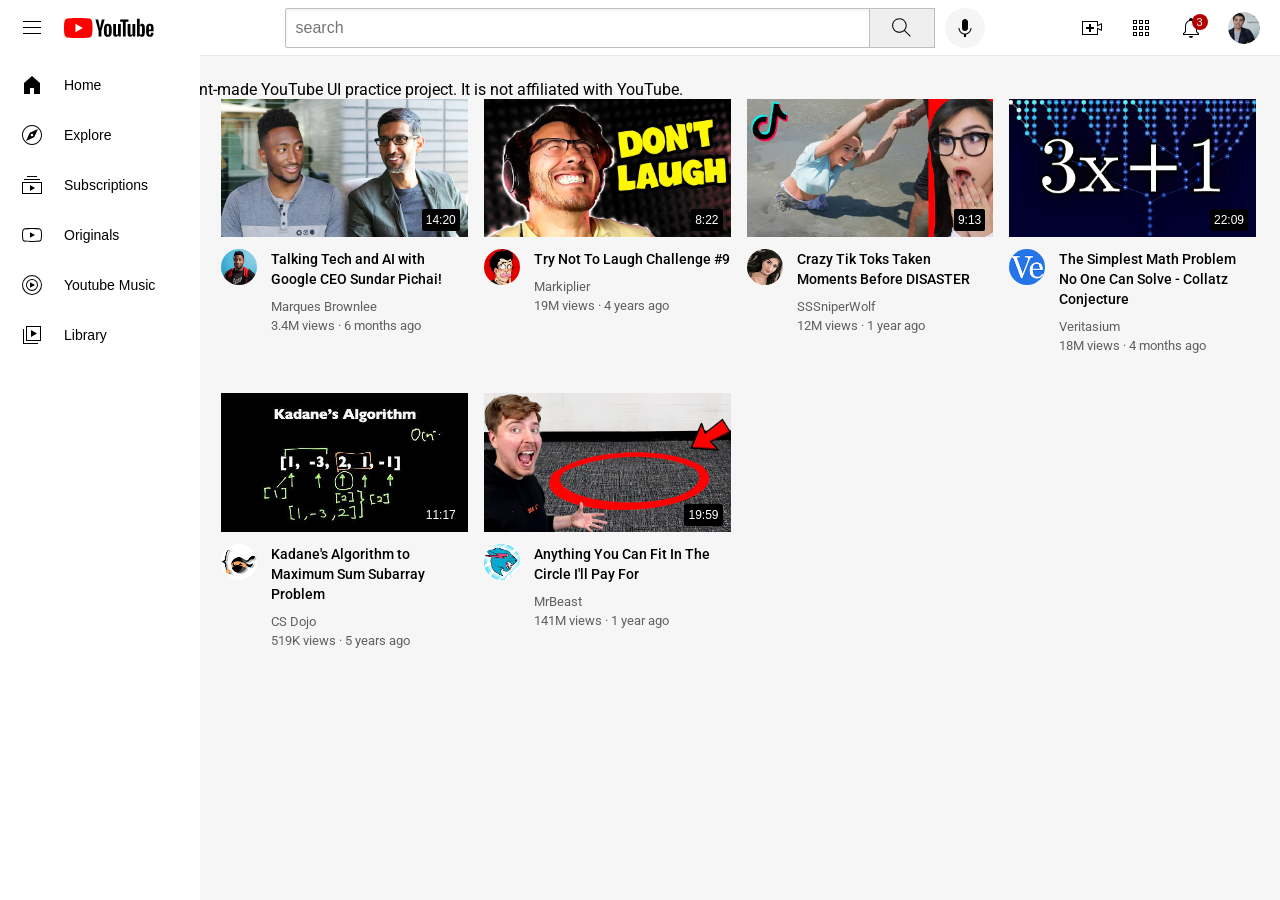
<file: index.html>
<!DOCTYPE html>
<html>
  <head>
    <title>YouTube UI Practice Project</title>

    <link rel="preconnect" href="https://fonts.googleapis.com">
    <link rel="preconnect" href="https://fonts.gstatic.com" crossorigin>
    <link href="https://fonts.googleapis.com/css2?family=Roboto:wght@400;500;700&display=swap" rel="stylesheet">

    <link rel="stylesheet" href="styles/general.css">
    <link rel="stylesheet" href="styles/header.css">
    <link rel="stylesheet" href="styles/video.css">
    <link rel="stylesheet" href="styles/sidebar.css">
  </head>
  <body>
    <p>This is a student-made YouTube UI practice project. It is not affiliated with YouTube.</p>
    <header class="header">
      <div class="left-section">
        <img class="hamburger-menu" src="icons/hamburger-menu.svg">
        <img class="youtube-logo" src="icons/youtube-logo.svg">
      </div>
      <div class="middle-section">
        <input class="search-bar" type="text" placeholder="search">
        <button class="search-button">
          <img class="search-icon" src="icons/search.svg">
          <div class="tooltip">Search</div>
        </button>
        <!-- Put position absolute inside position relative -->
        <button class="voice-search-button">
          <img class="voice-search-icon" src="icons/voice-search-icon.svg">
          <div class="tooltip">Search with your voice</div>
        </button>
      </div>
      <div class="right-section">
        <div class="upload-icon-container">
          <img class="upload-icon" src="icons/upload.svg">  
          <div class="tooltip">Create</div>
        </div>
        <div class="youtube-app-icon-container">
          <img class="youtube-apps-icon" src="icons/youtube-apps.svg">
          <div class="tooltip">youtube apps</div>
        </div>
        <div class="notification-icon-container">
          <img class="notification-icon" src="icons/notifications.svg">
          <div class="notification-count">3</div>
          <div class="tooltip">Notification</div>
        </div> 
        <img class="current-user-picture" src="channel-picture/my-channel.jpeg">
      </div>
    </header>

    <nav class="sidebar">
      <div class="sidebar-link">
        <img src="icons/home.svg">
        <div>Home</div>
      </div>
      <div class="sidebar-link">
        <img src="icons/explore.svg">
        <div>Explore</div>
      </div>
      <div class="sidebar-link">
        <img src="icons/subscriptions.svg">
        <div>Subscriptions</div>
      </div>
      <div class="sidebar-link">
        <img src="icons/originals.svg">
        <div>Originals</div>
      </div>
      <div class="sidebar-link">
        <img src="icons/youtube-music.svg">
        <div>Youtube Music</div>
      </div>
      <div class="sidebar-link">
        <img src="icons/library.svg">
        <div>Library</div>
      </div>
    </nav>
    
    <main>
      <section class="video-grid">
        <div class="video-preview"><!--its a container, divisor-->
          <div class="thumbnail-row">
            <a href="https://www.youtube.com/watch?v=n2RNcPRtAiY">
            <img class="thumbnail" src="thumbnails/thumbnail-1.webp">
            </a>
          <div class="time">14:20</div>
        </div>
        <div class="video-info-grid">
          <div class="channel-picture">
            <img class="profile-picture" src="channel-picture/channel-1.jpeg">
          </div>
          <div class="channel-info">
            <p class="video-title">
             Talking Tech and AI with Google CEO Sundar Pichai!
            </p>
            <p class="video-author">
              Marques Brownlee
            </p>
            <p class="video-stats">
              3.4M views &#183; 6 months ago
            </p>  
          </div>
        </div>
      </div>

      <div class="video-preview"><!--its a container, divisor-->
        <div class="thumbnail-row">
          <a href="https://www.youtube.com/watch?v=mP0RAo9SKZk">
            <img class="thumbnail" src="thumbnails/thumbnail-2.webp">
          </a>
          <div class="time">8:22</div>
        </div>
        <div class="video-info-grid">
          <div class="channel-picture">
            <img class="profile-picture" src="channel-picture/channel-2.jpeg">
          </div>
          <div class="channel-info">
            <p class="video-title">
              Try Not To Laugh Challenge #9
            </p>
            <p class="video-author">
              Markiplier
            </p>
            <p class="video-stats">
              19M views &#183; 4 years ago
            </p>  
          </div>
        </div>
      </div>

      <div class="video-preview"><!--its a container, divisor-->
        <div class="thumbnail-row">
          <a href="https://www.youtube.com/watch?v=FgjPQQeTh1w">
            <img class="thumbnail" src="thumbnails/thumbnail-3.webp">
          </a>
          <div class="time">9:13</div>
        </div>
        <div class="video-info-grid">   
          <div class="channel-picture">
            <img class="profile-picture" src="channel-picture/channel-3.jpeg">
          </div>
          <div class="channel-info">
            <p class="video-title">    
              Crazy Tik Toks Taken Moments Before DISASTER
            </p>
            <p class="video-author">
              SSSniperWolf
            </p>
            <p class="video-stats">
              12M views &#183; 1 year ago
            </p>  
          </div>
        </div>
      </div>

      <div class="video-preview"><!--its a container, divisor-->
        <div class="thumbnail-row">
          <a href="https://www.youtube.com/watch?v=094y1Z2wpJg">
            <img class="thumbnail" src="thumbnails/thumbnail-4.webp">
          </a>
          <div class="time">22:09</div>
        </div>
        <div class="video-info-grid">
          <div class="channel-picture">
            <img class="profile-picture" src="channel-picture/channel-4.jpeg">
          </div>
          <div class="channel-info">
            <p class="video-title">
              The Simplest Math Problem No One Can Solve - Collatz Conjecture
            </p>
            <p class="video-author">
              Veritasium
            </p>
            <p class="video-stats">
              18M views &#183; 4 months ago
            </p>  
          </div>
        </div>
      </div>

      <div class="video-preview"><!--its a container, divisor-->
        <div class="thumbnail-row">
          <a href="https://www.youtube.com/watch?v=86CQq3pKSUw">
            <img class="thumbnail" src="thumbnails/thumbnail-5.webp">
          </a>
          <div class="time">11:17</div>
        </div>
        <div class="video-info-grid">
          <div class="channel-picture">
            <img class="profile-picture" src="channel-picture/channel-5.jpeg">
          </div>
          <div class="channel-info">
            <p class="video-title">
              Kadane's Algorithm to Maximum Sum Subarray Problem
            </p>
            <p class="video-author">
              CS Dojo
            </p>
            <p class="video-stats">
              519K views &#183; 5 years ago
            </p>  
          </div>
        </div>
      </div>

      <div class="video-preview"><!--its a container, divisor-->
        <div class="thumbnail-row">
          <a href="https://www.youtube.com/watch?v=yXWw0_UfSFg">
            <img class="thumbnail" src="thumbnails/thumbnail-6.webp">
          </a>
          <div class="time">19:59</div>
        </div>
        <div class="video-info-grid">
          <div class="channel-picture">
            <img class="profile-picture" src="channel-picture/channel-6.jpeg">
          </div>
          <div class="channel-info">
            <p class="video-title">
              Anything You Can Fit In The Circle I'll Pay For
            </p>
            <p class="video-author">
              MrBeast
            </p>
            <p class="video-stats">
              141M views &#183; 1 year ago
            </p>  
          </div>
        </div>
      </section>
    </main>
  </body>
</html>
<!--its the display. block element=takes the entire line, inline-block el=takes whats it needed, inline=inside the text-->
</file>
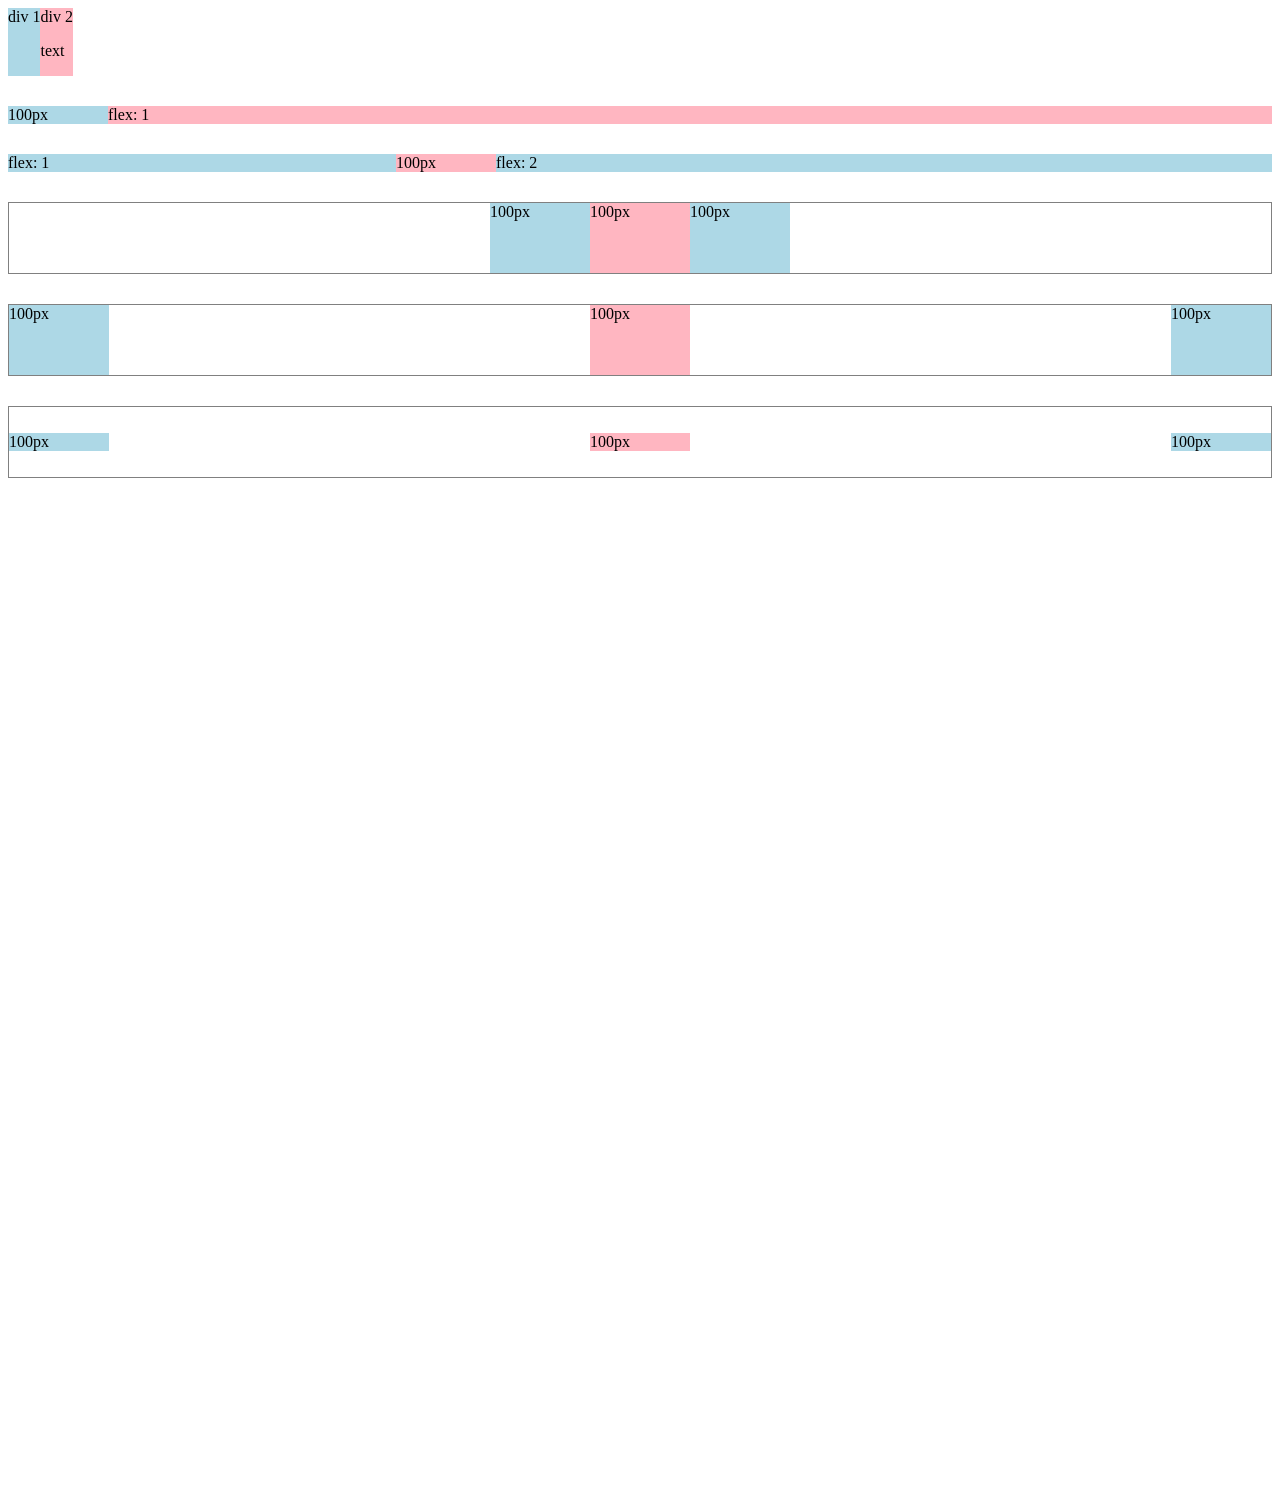
<file: flexbox.html>
<!DOCTYPE html>
<html>
  <head>
    <title>flexbox prac</title>
  </head>
  <body style="padding-bottom: 1000px;">
    <div style="
      display: flex;
      flex-direction: row;
    ">
      <div style="background-color: lightblue;">div 1</div>
      <div style="background-color: lightpink;">div 2 <p>text</p></div>
    </div>

    <div style="
      margin-top: 30px;
      display: flex;
      flex-direction: row;
    ">
      <div style="
      background-color: lightblue;
      width: 100px;
      ">100px</div>
      <div style="
      background-color: lightpink;
      flex: 1;
      ">flex: 1</div>
    </div>

    <div style="
      margin-top: 30px;
      display: flex;
      flex-direction: row;
    ">
      
    <div style="
      background-color: lightblue;
      flex: 1;
       ">flex: 1</div>
    <div style="
      background-color: lightpink;
      width: 100px;
      ">100px</div>
    <div style="
      background-color: lightblue;
      flex: 2;
      ">flex: 2</div>
    </div>

    <div style="
      margin-top: 30px;
      height: 70px;
      border-width: 1px;
      border-style: solid;
      border-color: gray;

      display: flex;
      flex-direction: row;
      justify-content: center;
    ">
      
    <div style="
      background-color: lightblue;
      width: 100px;
      ">100px</div>
    <div style="
      background-color: lightpink;
      width: 100px;
      ">100px</div>
    <div style="
      background-color: lightblue;
      width: 100px;
      ">100px</div>
    </div>

    <div style="
      margin-top: 30px;
      height: 70px;
      border-width: 1px;
      border-style: solid;
      border-color: gray;

      display: flex;
      flex-direction: row;
      justify-content: space-between;
    ">
      
    <div style="
      background-color: lightblue;
      width: 100px;
      ">100px</div>
    <div style="
      background-color: lightpink;
      width: 100px;
      ">100px</div>
    <div style="
      background-color: lightblue;
      width: 100px;
      ">100px</div>
    </div>

    <div style="
      margin-top: 30px;
      height: 70px;
      border-width: 1px;
      border-style: solid;
      border-color: gray;

      display: flex;
      flex-direction: row;
      justify-content: space-between;
      align-items: center;
    ">
      
    <div style="
      background-color: lightblue;
      width: 100px;
      ">100px</div>
    <div style="
      background-color: lightpink;
      width: 100px;
      ">100px</div>
    <div style="
      background-color: lightblue;
      width: 100px;
      ">100px</div>
    </div>
  </body>
</html>
</file>
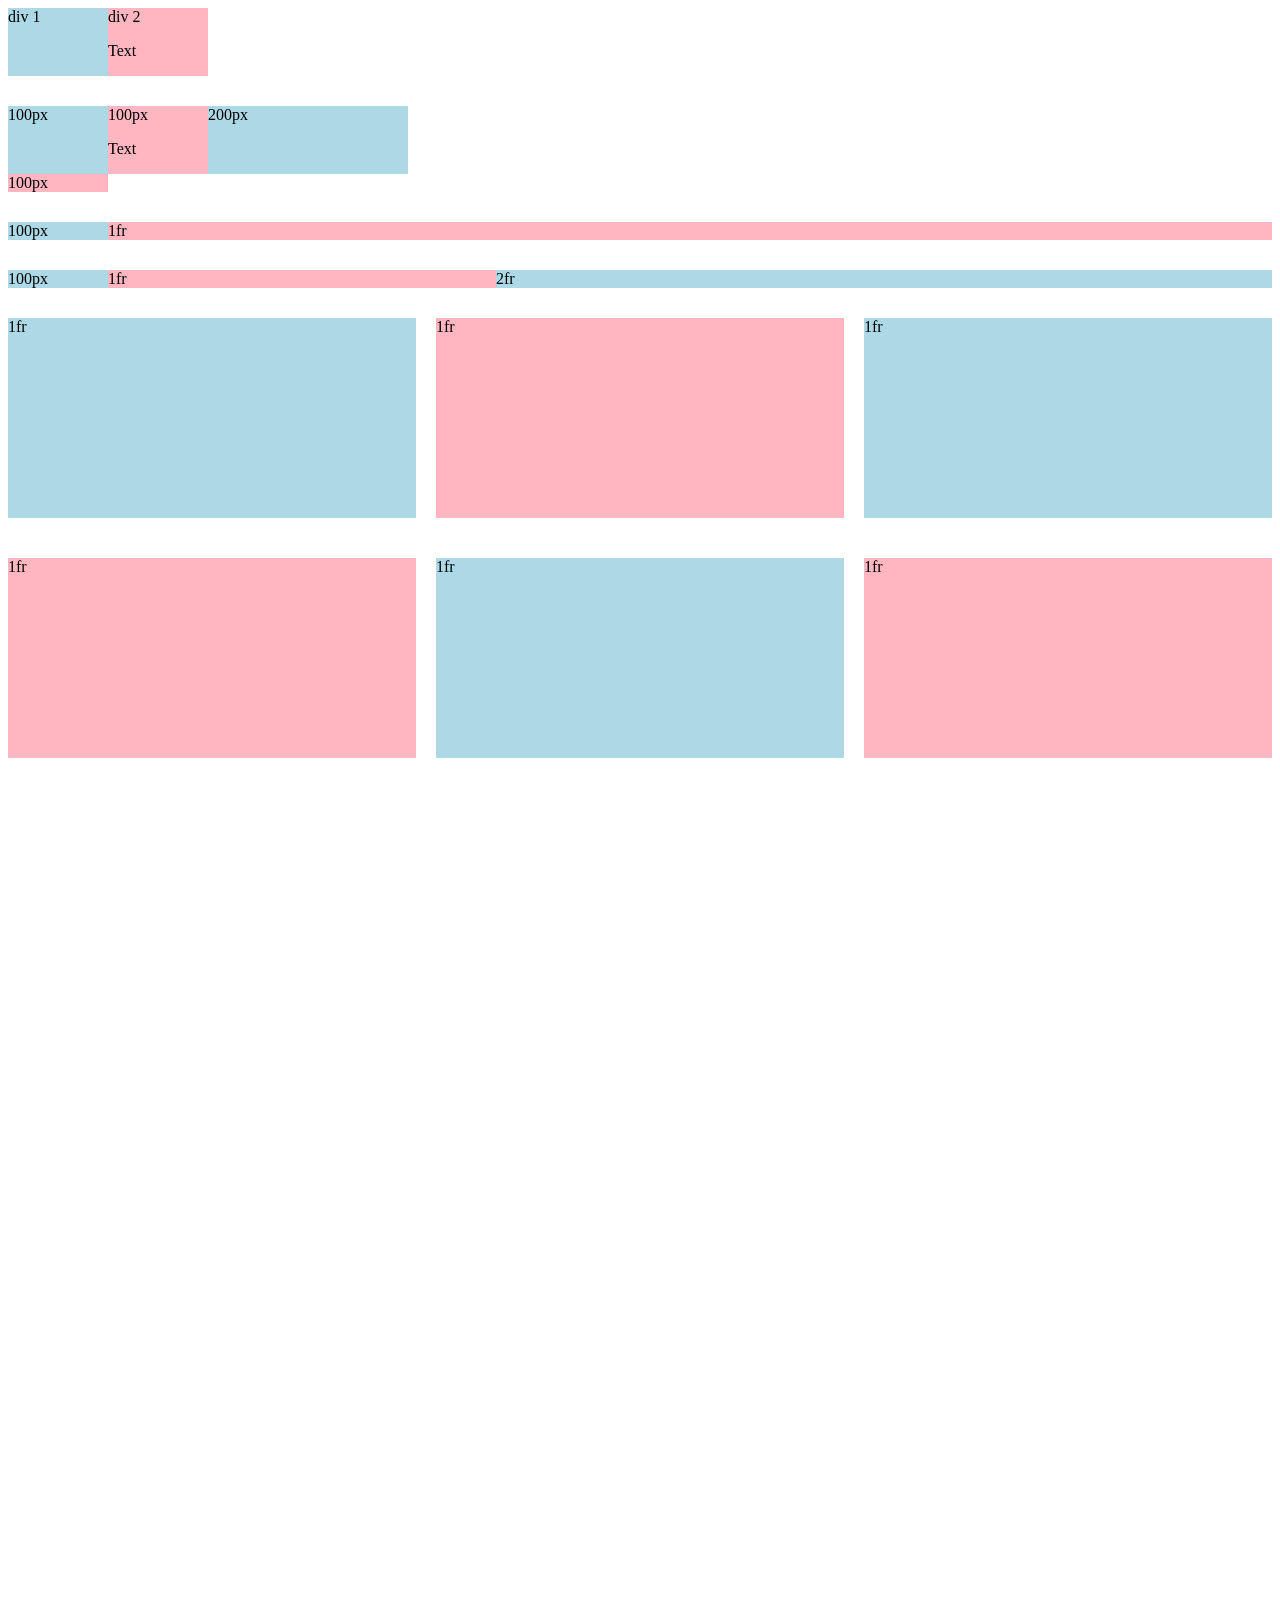
<file: grid.html>
<!DOCTYPE html>
<html>
  <head>
    <title>Grid Practice</title>
  </head>
  <body style="padding-bottom: 1000px;">
    <div style="
      display: grid;
      grid-template-columns: 100px 100px;
    ">
      <div style="background-color: lightblue;">div 1</div>
      <div style="background-color: lightpink;">div 2<p>Text</p></div>
    </div>

    <div style="
    margin-top: 30px;
      display: grid;
      grid-template-columns: 100px 100px 200px;
    ">
      <div style="background-color: lightblue;">100px</div>
      <div style="background-color: lightpink;">100px<p>Text</p></div>
      <div style="background-color: lightblue;">200px</div>
      <div style="background-color: lightpink;">100px</div>
    </div>

    <div style="
    margin-top: 30px;
      display: grid;
      grid-template-columns: 100px 1fr;
    ">
      <div style="background-color: lightblue;">100px</div>
      <div style="background-color: lightpink;">1fr</div>
    </div>

    <div style="
    margin-top: 30px;
      display: grid;
      grid-template-columns: 100px 1fr 2fr;
    ">
      <div style="background-color: lightblue;">100px</div>
      <div style="background-color: lightpink;">1fr</div>
      <div style="background-color: lightblue;">2fr</div>
    </div>

    <div style="
    margin-top: 30px;
      display: grid;
      grid-template-columns: 1fr 1fr 1fr;
      column-gap: 20px;
      row-gap: 40px;
    ">
      <div style="background-color: lightblue; height: 200px;">1fr</div>
      <div style="background-color: lightpink; height: 200px;">1fr</div>
      <div style="background-color: lightblue; height: 200px;">1fr</div>
      <div style="background-color: lightpink; height: 200px;">1fr</div>
      <div style="background-color: lightblue; height: 200px;">1fr</div>
      <div style="background-color: lightpink; height: 200px;">1fr</div>
    </div>
  </body>
</html>
</file>
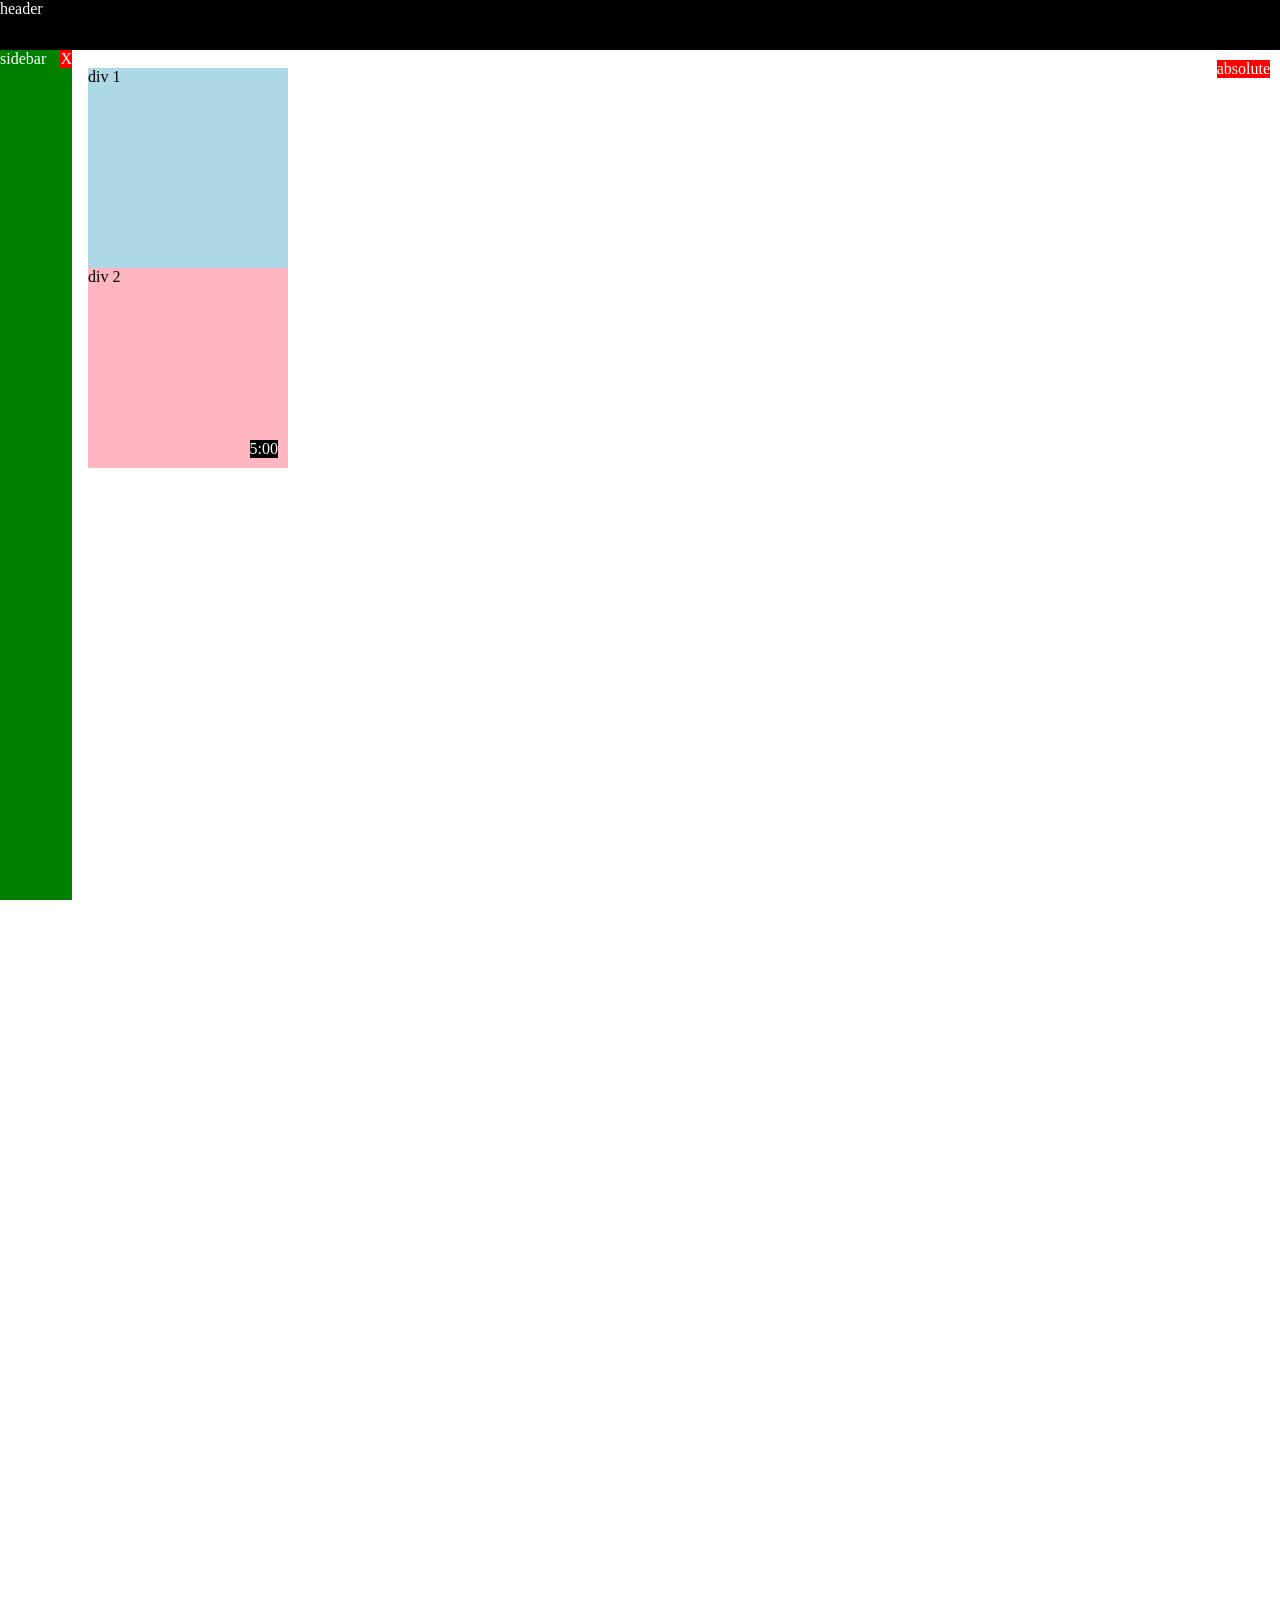
<file: position.html>
<!DOCTYPE html>
<html>
  <head>
    <title>Position practice</title>
  </head>
  <body style="
    height: 3000px;
    padding-top: 60px;
    padding-left: 80px;
  ">
    <div style="
      background-color: black;
      color: white;
      position: fixed;
      top: 0px;
      left: 0;
      right: 0;
      height: 50px;
      z-index: 100;
      ">header</div>

      <div style="
      background-color: green;
      color: white;
      position: fixed;
      left: 0;
      bottom: 0;
      top: 50px;
      width: 72px;
      ">
        sidebar
        <div style="
        position: absolute;
        background-color: red;
        color: white;
        top: 0px;
        right: 0px;
        ">
          X
        </div>
      </div>

      <div style="
      position: absolute;
      background-color: red;
      color: white;
      top: 60px;
      right: 10px;
      ">
        absolute
      </div>

    <div style="
      background-color: lightblue;
      height: 200px;
      width: 200px;
      position: static;
      ">div 1</div>
    <div style="
    background-color: lightpink;
    height: 200px;
    width: 200px;
    position: relative;
    ">
    div 2
      <div style="
      position: absolute;
      background-color: black;
      color: white;
      bottom: 10px;
      right: 10px;
      ">
        5:00
      </div>
    </div>
  </body>
</html>
</file>
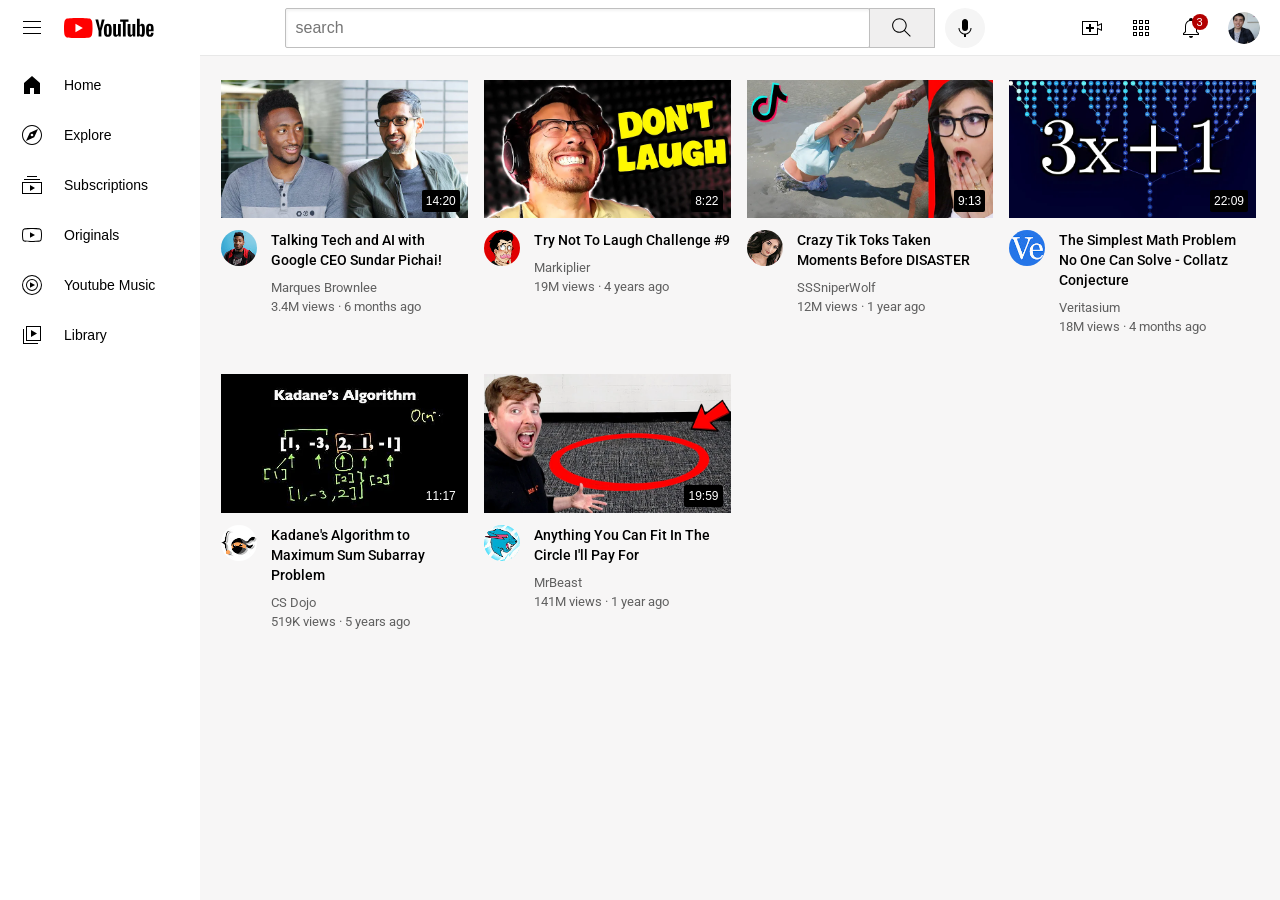
<file: youtube.html>
<!DOCTYPE html>
<html>
  <head>
    <title>youtube.com clone</title>

    <link rel="preconnect" href="https://fonts.googleapis.com">
    <link rel="preconnect" href="https://fonts.gstatic.com" crossorigin>
    <link href="https://fonts.googleapis.com/css2?family=Roboto:wght@400;500;700&display=swap" rel="stylesheet">

    <link rel="stylesheet" href="styles/general.css">
    <link rel="stylesheet" href="styles/header.css">
    <link rel="stylesheet" href="styles/video.css">
    <link rel="stylesheet" href="styles/sidebar.css">
  </head>
  <body>
    <header class="header">
      <div class="left-section">
        <img class="hamburger-menu" src="icons/hamburger-menu.svg">
        <img class="youtube-logo" src="icons/youtube-logo.svg">
      </div>
      <div class="middle-section">
        <input class="search-bar" type="text" placeholder="search">
        <button class="search-button">
          <img class="search-icon" src="icons/search.svg">
          <div class="tooltip">Search</div>
        </button>
        <!-- Put position absolute inside position relative -->
        <button class="voice-search-button">
          <img class="voice-search-icon" src="icons/voice-search-icon.svg">
          <div class="tooltip">Search with your voice</div>
        </button>
      </div>
      <div class="right-section">
        <div class="upload-icon-container">
          <img class="upload-icon" src="icons/upload.svg">  
          <div class="tooltip">Create</div>
        </div>
        <div class="youtube-app-icon-container">
          <img class="youtube-apps-icon" src="icons/youtube-apps.svg">
          <div class="tooltip">youtube apps</div>
        </div>
        <div class="notification-icon-container">
          <img class="notification-icon" src="icons/notifications.svg">
          <div class="notification-count">3</div>
          <div class="tooltip">Notification</div>
        </div> 
        <img class="current-user-picture" src="channel-picture/my-channel.jpeg">
      </div>
    </header>

    <nav class="sidebar">
      <div class="sidebar-link">
        <img src="icons/home.svg">
        <div>Home</div>
      </div>
      <div class="sidebar-link">
        <img src="icons/explore.svg">
        <div>Explore</div>
      </div>
      <div class="sidebar-link">
        <img src="icons/subscriptions.svg">
        <div>Subscriptions</div>
      </div>
      <div class="sidebar-link">
        <img src="icons/originals.svg">
        <div>Originals</div>
      </div>
      <div class="sidebar-link">
        <img src="icons/youtube-music.svg">
        <div>Youtube Music</div>
      </div>
      <div class="sidebar-link">
        <img src="icons/library.svg">
        <div>Library</div>
      </div>
    </nav>
    
    <main>
      <section class="video-grid">
        <div class="video-preview"><!--its a container, divisor-->
          <div class="thumbnail-row">
            <a href="https://www.youtube.com/watch?v=n2RNcPRtAiY">
            <img class="thumbnail" src="thumbnails/thumbnail-1.webp">
            </a>
          <div class="time">14:20</div>
        </div>
        <div class="video-info-grid">
          <div class="channel-picture">
            <img class="profile-picture" src="channel-picture/channel-1.jpeg">
          </div>
          <div class="channel-info">
            <p class="video-title">
             Talking Tech and AI with Google CEO Sundar Pichai!
            </p>
            <p class="video-author">
              Marques Brownlee
            </p>
            <p class="video-stats">
              3.4M views &#183; 6 months ago
            </p>  
          </div>
        </div>
      </div>

      <div class="video-preview"><!--its a container, divisor-->
        <div class="thumbnail-row">
          <a href="https://www.youtube.com/watch?v=mP0RAo9SKZk">
            <img class="thumbnail" src="thumbnails/thumbnail-2.webp">
          </a>
          <div class="time">8:22</div>
        </div>
        <div class="video-info-grid">
          <div class="channel-picture">
            <img class="profile-picture" src="channel-picture/channel-2.jpeg">
          </div>
          <div class="channel-info">
            <p class="video-title">
              Try Not To Laugh Challenge #9
            </p>
            <p class="video-author">
              Markiplier
            </p>
            <p class="video-stats">
              19M views &#183; 4 years ago
            </p>  
          </div>
        </div>
      </div>

      <div class="video-preview"><!--its a container, divisor-->
        <div class="thumbnail-row">
          <a href="https://www.youtube.com/watch?v=FgjPQQeTh1w">
            <img class="thumbnail" src="thumbnails/thumbnail-3.webp">
          </a>
          <div class="time">9:13</div>
        </div>
        <div class="video-info-grid">   
          <div class="channel-picture">
            <img class="profile-picture" src="channel-picture/channel-3.jpeg">
          </div>
          <div class="channel-info">
            <p class="video-title">    
              Crazy Tik Toks Taken Moments Before DISASTER
            </p>
            <p class="video-author">
              SSSniperWolf
            </p>
            <p class="video-stats">
              12M views &#183; 1 year ago
            </p>  
          </div>
        </div>
      </div>

      <div class="video-preview"><!--its a container, divisor-->
        <div class="thumbnail-row">
          <a href="https://www.youtube.com/watch?v=094y1Z2wpJg">
            <img class="thumbnail" src="thumbnails/thumbnail-4.webp">
          </a>
          <div class="time">22:09</div>
        </div>
        <div class="video-info-grid">
          <div class="channel-picture">
            <img class="profile-picture" src="channel-picture/channel-4.jpeg">
          </div>
          <div class="channel-info">
            <p class="video-title">
              The Simplest Math Problem No One Can Solve - Collatz Conjecture
            </p>
            <p class="video-author">
              Veritasium
            </p>
            <p class="video-stats">
              18M views &#183; 4 months ago
            </p>  
          </div>
        </div>
      </div>

      <div class="video-preview"><!--its a container, divisor-->
        <div class="thumbnail-row">
          <a href="https://www.youtube.com/watch?v=86CQq3pKSUw">
            <img class="thumbnail" src="thumbnails/thumbnail-5.webp">
          </a>
          <div class="time">11:17</div>
        </div>
        <div class="video-info-grid">
          <div class="channel-picture">
            <img class="profile-picture" src="channel-picture/channel-5.jpeg">
          </div>
          <div class="channel-info">
            <p class="video-title">
              Kadane's Algorithm to Maximum Sum Subarray Problem
            </p>
            <p class="video-author">
              CS Dojo
            </p>
            <p class="video-stats">
              519K views &#183; 5 years ago
            </p>  
          </div>
        </div>
      </div>

      <div class="video-preview"><!--its a container, divisor-->
        <div class="thumbnail-row">
          <a href="https://www.youtube.com/watch?v=yXWw0_UfSFg">
            <img class="thumbnail" src="thumbnails/thumbnail-6.webp">
          </a>
          <div class="time">19:59</div>
        </div>
        <div class="video-info-grid">
          <div class="channel-picture">
            <img class="profile-picture" src="channel-picture/channel-6.jpeg">
          </div>
          <div class="channel-info">
            <p class="video-title">
              Anything You Can Fit In The Circle I'll Pay For
            </p>
            <p class="video-author">
              MrBeast
            </p>
            <p class="video-stats">
              141M views &#183; 1 year ago
            </p>  
          </div>
        </div>
      </section>
    </main>
  </body>
</html>
<!--its the display. block element=takes the entire line, inline-block el=takes whats it needed, inline=inside the text-->
</file>
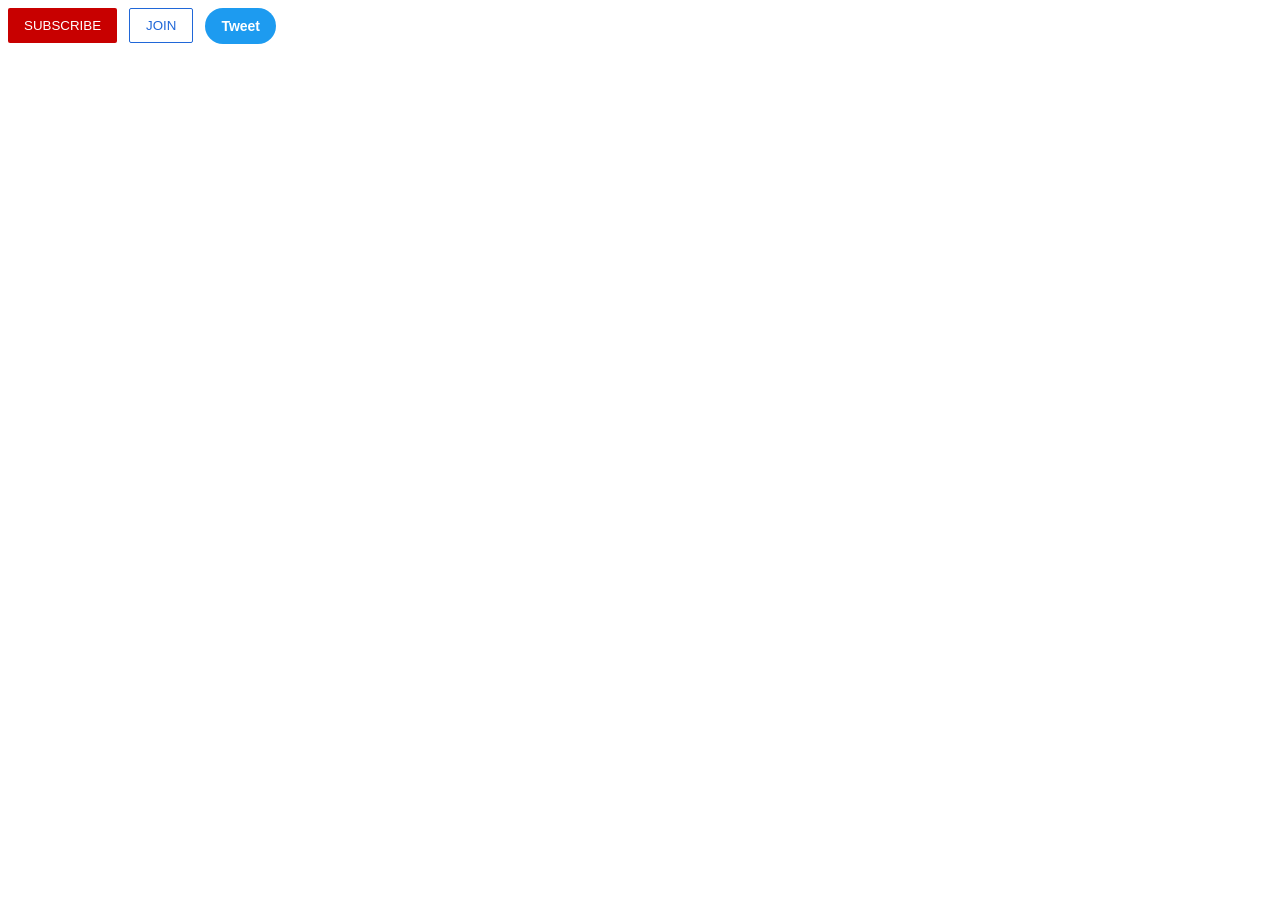
<file: intro-to-nhtmll/buttons.html>
<!DOCTYPE html>
<html>
  <head>
    <title>buttons Practice</title>
    <link rel="stylesheet" href="styles/buttons.css">
  </head>
  <body>
  <button class="subscribe-button">
  SUBSCRIBE
</button>

<button class="join-button">
  JOIN
</button>

<button class="tweet-button">
  Tweet
</button>
  </body>
</html>
<!--target button to change lam monayan, margin=space,hover=placing the cursor,active=clicking the button,tansition=time the basta pang smooth-->
<!--bow-shadow= horizontal,vertical,opacity.rgba(0,0,0,opacity), padding=not fix border. sa css to lods-->
</file>
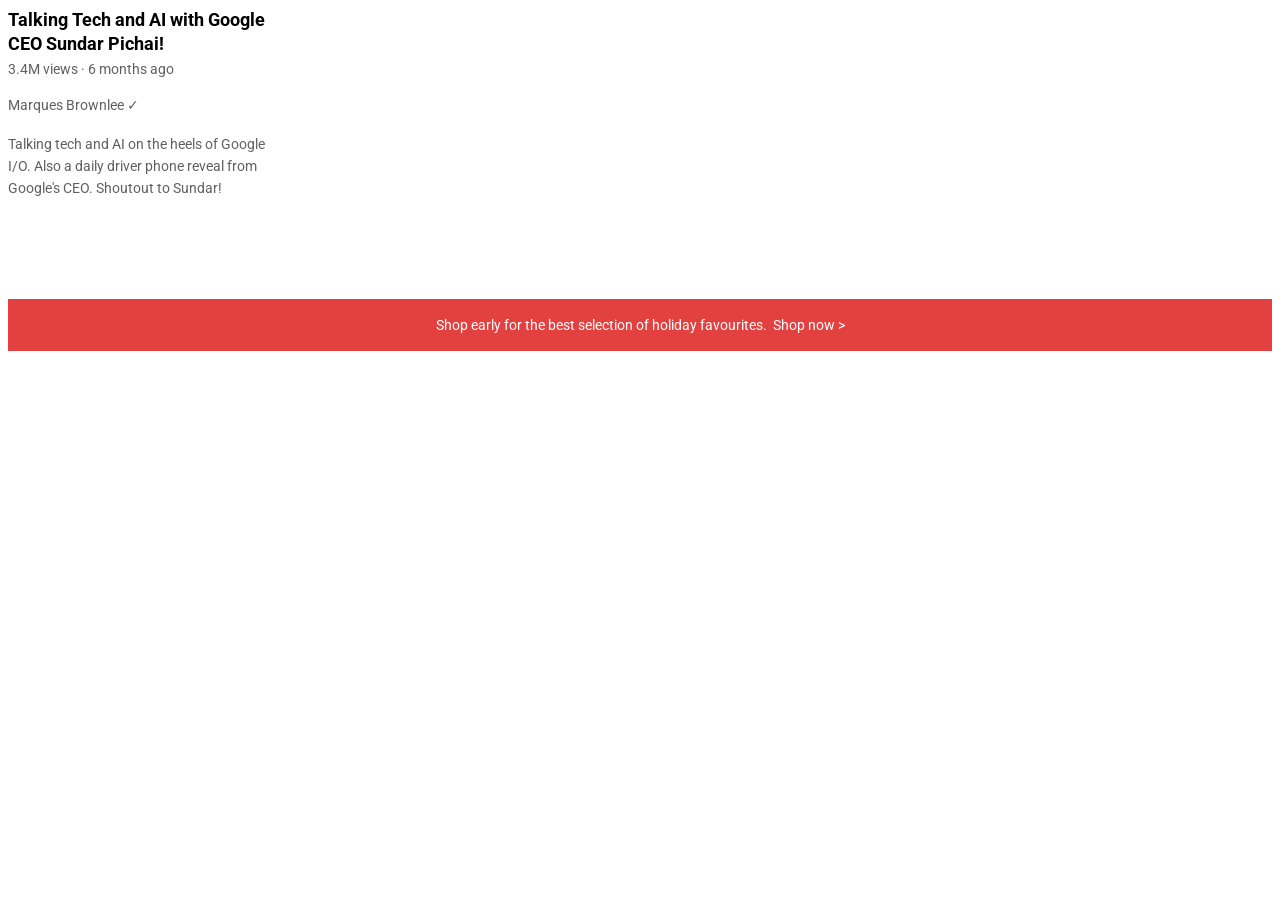
<file: intro-to-nhtmll/textstyle.html>
<!DOCTYPE html>
<html>
  <head>
    <title>text practice</title>

    <link rel="preconnect" href="https://fonts.googleapis.com">
    <link rel="preconnect" href="https://fonts.gstatic.com" crossorigin>
    <link href="https://fonts.googleapis.com/css2?family=Poppins:wght@400;700&family=Roboto:wght@400;700&display=swap" rel="stylesheet">
    
    <link rel="stylesheet" href="styles/text.css">
  </head>
  <body>
  <p class="video-title">
    Talking Tech and AI with Google CEO Sundar Pichai!
  </p>

  <p class="video-stats">
    3.4M views &#183; 6 months ago
  </p> <!--html entity middle dot=&#183; search mo sa google-->

  <p class="video-author">
    Marques Brownlee &#10003;
  </p>

  <p class="video-description">
    Talking tech and AI on the heels of Google I/O. Also a daily driver phone reveal from Google's CEO. Shoutout to Sundar!
  </p>

  <p class="apple-text">
    Shop early for the best selection of holiday favourites. <span class="underline">Shop now &#62;</span>
  </p> <!--text element <strong>,<u>,<span>-->
</body>
</html>
</file>
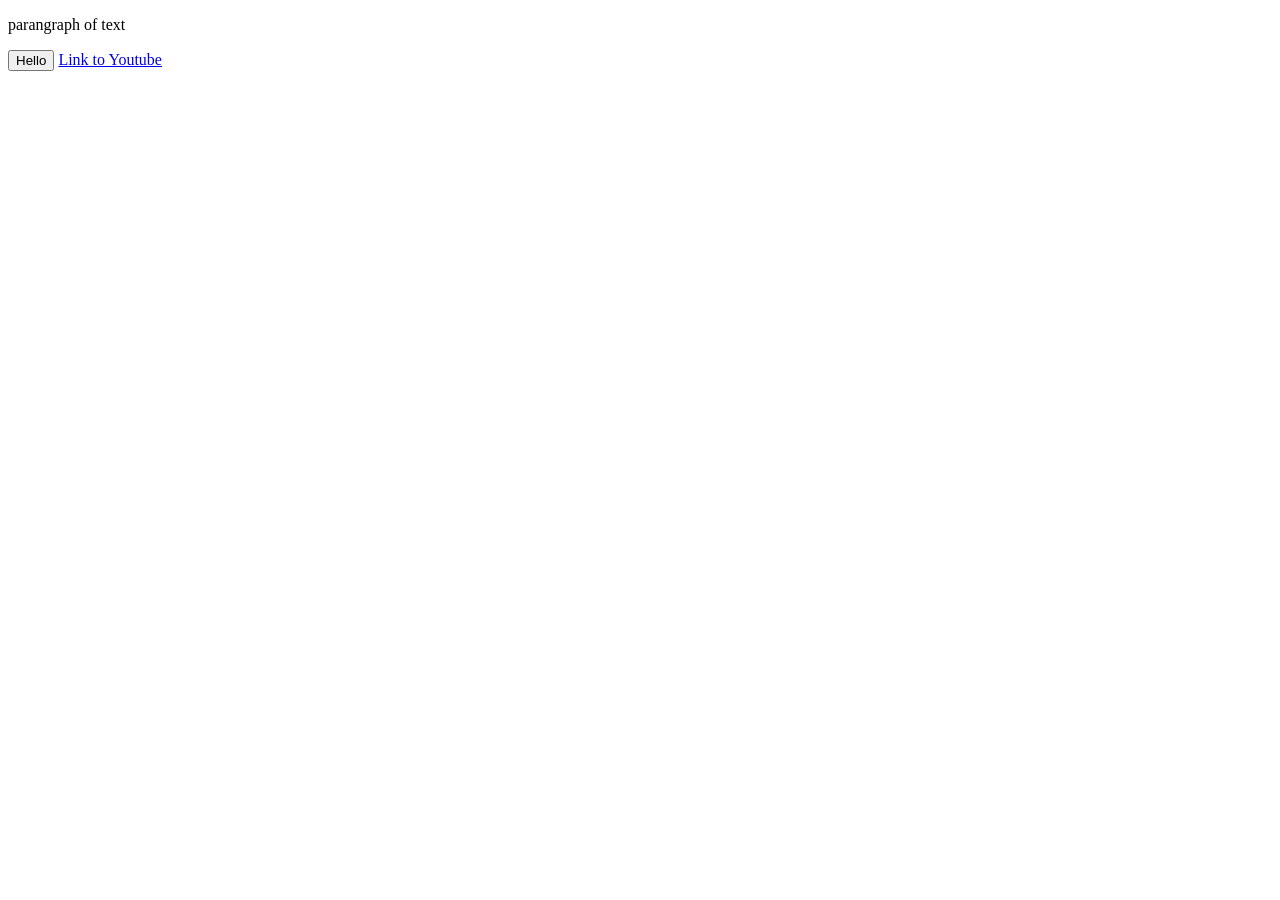
<file: intro-to-nhtmll/wedsite.html>
<!DOCTYPE html>
<html>
  <head>
    <title>First website</title>
  </head>
  <body>
  <p>parangraph of text</p> <!--paragraph-->
  <button>Hello</button> <!--<open tag></closing tag>-->
  <a href="https://www.youtube.com/" target="_blank">
    Link to Youtube
  </a> <!--<a>anchor element,link to another wedsite,href=name,""=value-->
  </head>
  </body>
</html>
</file>
<file: styles/general.css>
p {
  font-family: Roboto, Arial;
  margin-top: 0;
  margin-bottom: 0;
}

body {
  /* nadale mo puta may comment den pala eh*/
  margin: 0;
  padding-top: 80px;
  padding-left: 96px;
  padding-right: 24px;
  background-color: rgb(247, 246, 246);
  font-family: Robot, Arial;
}
</file>
<file: styles/header.css>
.header {
  height: 55px;

  display: flex;
  flex-direction: row;
  justify-content: space-between;

  position: fixed;
  top: 0;
  left: 0;
  right: 0;
  z-index: 100;

  background-color: white;
  border-bottom-width: 1px;
  border-bottom-style: solid;
  border-bottom-color: rgb(232, 232, 232);
  
}

.left-section {
  display: flex;
  align-items: center;
}

.hamburger-menu {
  height: 24px;
  margin-left: 20px;
  margin-right: 20px;
}

.youtube-logo {
  height: 20px;
}

.middle-section {
  flex: 1;
  margin-left: 70px;
  margin-right: 35px;
  max-width: 700px;
  display: flex;
  align-items: center;
}

.search-bar {
  flex: 1;
  height: 36px;
  padding-left: 10px;
  font-size: 16px;
  border: 1px solid rgb(191, 191, 191);
  border-radius: 2px;
  box-shadow: inset 1px 2px 3px rgba(0, 0, 0, 0.05);
  width: 0;
}

.search-bar::placeholder {
  font-size: 16px;
}

.search-button {
  height: 40px;
  width: 66px;
  background-color: rgb(240, 239, 239);
  border-width: 1px;
  border-style: solid;
  border-color: rgb(191, 191, 191);
  margin-left: -1px;
  margin-right: 10px;
}

.search-button, 
.voice-search-button,
.upload-icon-container,
.youtube-app-icon-container,
.notification-icon-container  {
  display: flex;
  justify-content: center;
  align-items: center;
  position: relative;
}

.search-button .tooltip, 
.voice-search-button .tooltip,
.upload-icon-container .tooltip,
.youtube-app-icon-container .tooltip,
.notification-icon-container .tooltip {
  position: absolute;
  background-color: gray;
  color: white;
  padding-top: 4px;
  padding-bottom: 4px;
  padding-left: 8px;
  padding-right: 8px;
  border-radius: 2px;
  font-size: 12px;
  bottom: -30px;
  opacity: 0;
  transition: opacity 0.15s;
  pointer-events: none;
  white-space: nowrap;
}

.search-button:hover .tooltip, 
.voice-search-button:hover .tooltip,
.upload-icon-container:hover .tooltip,
.youtube-app-icon-container:hover .tooltip,
.notification-icon-container:hover .tooltip {
  opacity: 1;
}

.search-icon {
  height: 25px;
}

.voice-search-button {
  width: 40px;
  height: 40px;
  border-radius: 20px;
  border: none;
  background-color: rgb(245, 245, 245);
}

.voice-search-icon {
  height: 24px;
}

.right-section {
  width: 180px;
  margin-right: 20px;
  display: flex;
  align-items: center;
  justify-content: space-between;
  flex-shrink: 0;
}

.upload-icon {
  height: 24px;
}

.youtube-apps-icon {
  height: 24px;
}

.notification-icon {
  height: 24px;
}

.notification-icon-container {
  position: relative;
}

.notification-count {
  position: absolute;
  top: -2px;
  right: -5px;
  background-color: rgb(178, 0, 0);
  color: white;
  font-size: 11px;
  padding-left: 5px;
  padding-right: 5px;
  padding-top: 2px;
  padding-bottom: 2px;
  border-radius: 10px;
}

.current-user-picture {
  height: 32px;
  border-radius: 16px;
}
</file>
<file: styles/video.css>
.thumbnail {
        width: 100%;
      }

      .video-title {
        margin-top: 0px;
        font-size: 14px;
        font-weight: 500;
        line-height: 20px;
        margin-bottom: 10px;
      }

      .video-info-grid {
        display: grid;
        grid-template-columns: 50px 1fr;
      }

      .profile-picture {
        width: 36px;
        border-radius: 50px;
      }

      .thumbnail-row {
        margin-bottom: 8px;
        position: relative;
      }

      .video-author,
      .video-stats {
        font-size: 13px;
        color: rgb(96, 96, 96);
      }

      .video-author {
        margin-bottom: 4px;
      }

      .video-grid {
        display: grid;
        grid-template-columns: 1fr 1fr 1fr;
        column-gap: 16px;
        row-gap: 40px;
      }

      @media (max-width: 750px) {
        .video-grid {
          grid-template-columns: 1fr 1fr;
        } 
      }

      @media (min-width: 751px) and (max-width: 999px) {
        .video-grid {
          grid-template-columns: 1fr 1fr 1fr;
        }

        .video-title {
          font-size: 16px;
          line-height: 24px;
        }

        .video-author,
        .video-stats {
          font-size: 14px;
        }
      }

      @media (min-width: 1000px) {
        .video-grid {
          grid-template-columns: 1fr 1fr 1fr 1fr;
        }
      }

      @media (min-width: 1200px) {
        .video-grid {
          margin-left: 125px;
        }
      }

      .time {
        font-size: 12px;
        font-weight: 500px;
        padding: 4px;
        border-radius: 2px;
        background-color: black;
        color: white;
        position: absolute;
        bottom: 10px;
        right: 8px;
      }
</file>
<file: styles/sidebar.css>
.sidebar {
  position: fixed;
  left: 0;
  bottom: 0;
  top: 55px;
  background-color: white;
  width: 72px;
  z-index: 200;
  padding-top: 5px;
  transition: width 0.3s;
}

.sidebar-link {
  height: 74px;
  display: flex;
  justify-content: center;
  align-items: center;
  flex-direction: column;
  cursor: pointer;
}

.sidebar-link:hover {
  background-color: rgb(235, 235, 235);
}

.sidebar-link img {
  height: 24px;
  margin-bottom: 4px;
}

.sidebar-link div {
  font-size: 10px;
}

@media (min-width: 1200px) {
  .sidebar {
    width: 200px;
  }
  
  .sidebar-link {
    height: 50px;
    flex-direction: row;
    justify-content: flex-start;
    padding-left: 20px;
  }

  .sidebar-link img {
    margin-right: 20px;
    margin-bottom: 0;
  }

  .sidebar-link div {
    font-size: 14px;
  }
}
</file>
<file: intro-to-nhtmll/styles/buttons.css>
.subscribe-button {
    background-color: rgb(200, 0, 0);
    color: white;
    border: none;
    border-radius: 2px;
    cursor: pointer;
    margin-right: 8px;
    padding-top: 10px;
    padding-bottom: 10px;
    padding-left: 16px;
    padding-right:16px;
    transition: opacity 0.15s;
    vertical-align: top;
  }

  .subscribe-button:hover {
    opacity: 0.8;
  }

  .subscribe-button:active {
    opacity: 0.5;
  }

  .join-button {
    background-color: white;
    border-color: rgb(32, 103, 216);
    border-style: solid;
    border-width: 1px;
    color: rgb(32, 103, 216);
    border-radius: 2px;
    cursor: pointer;
    padding-top: 9px;
    padding-bottom: 9px;
    padding-left: 16px;
    padding-right:16px;
    margin-right: 8px;
    transition: background-color 0.15s,
      color 0.15s;
  }

  .join-button:hover {
    background-color: rgb(32, 103, 216);
    color: white;
  }

  .join-button:active {
    opacity: 0.7;
  }

  .tweet-button {
    background-color: rgb(29, 155, 240);
    border: none;
    color: white;
    padding-top: 10px;
    padding-bottom: 10px;
    padding-left: 16px;
    padding-right:16px;
    font-weight: bold;
    font-size: 14px;
    border-radius: 18px;
    cursor: pointer;
    transition: box-shadow 0.15s,
      opacity 0.15s;
      vertical-align: top;
 }

  .tweet-button:hover {
    box-shadow: 5px 5px 10px rgba(0, 0, 0, 0.15);
  }

  .tweet-button:active {
    opacity: 0.5;
  }
</file>
<file: intro-to-nhtmll/styles/text.css>
p {
    font-family: Roboto;
    margin-top: 0px;
    margin-bottom: 0px;
  }

  .video-title {
    font-size: 18px;
    font-weight: bold;
    width: 280px;
    line-height: 24px;
    margin-bottom: 5px;
  }

  .video-stats {
    font-size: 14px;
    color: rgb(96,96,96);
    margin-bottom: 20px;
  }

  .video-author {
    font-size: 14px;
    color: rgb(96,96,96);
    margin-bottom: 20px;
  }

  .video-description {
    font-size: 14px;
    color: rgb(96,96,96);
    width: 280px;
    line-height: 22px;
    margin-bottom: 100px;
  }

  .apple-text {
    margin-bottom: 50px;
    font-size: 14px;
    background-color: rgb(227, 65, 64);
    color: white;
    text-align: center;
    padding-top: 18px;
    padding-bottom: 18px;
  }

  .underline {
    margin-left: 3px;
  }

  .underline:hover {
    text-decoration: underline;
    cursor: pointer;
  }
</file>
